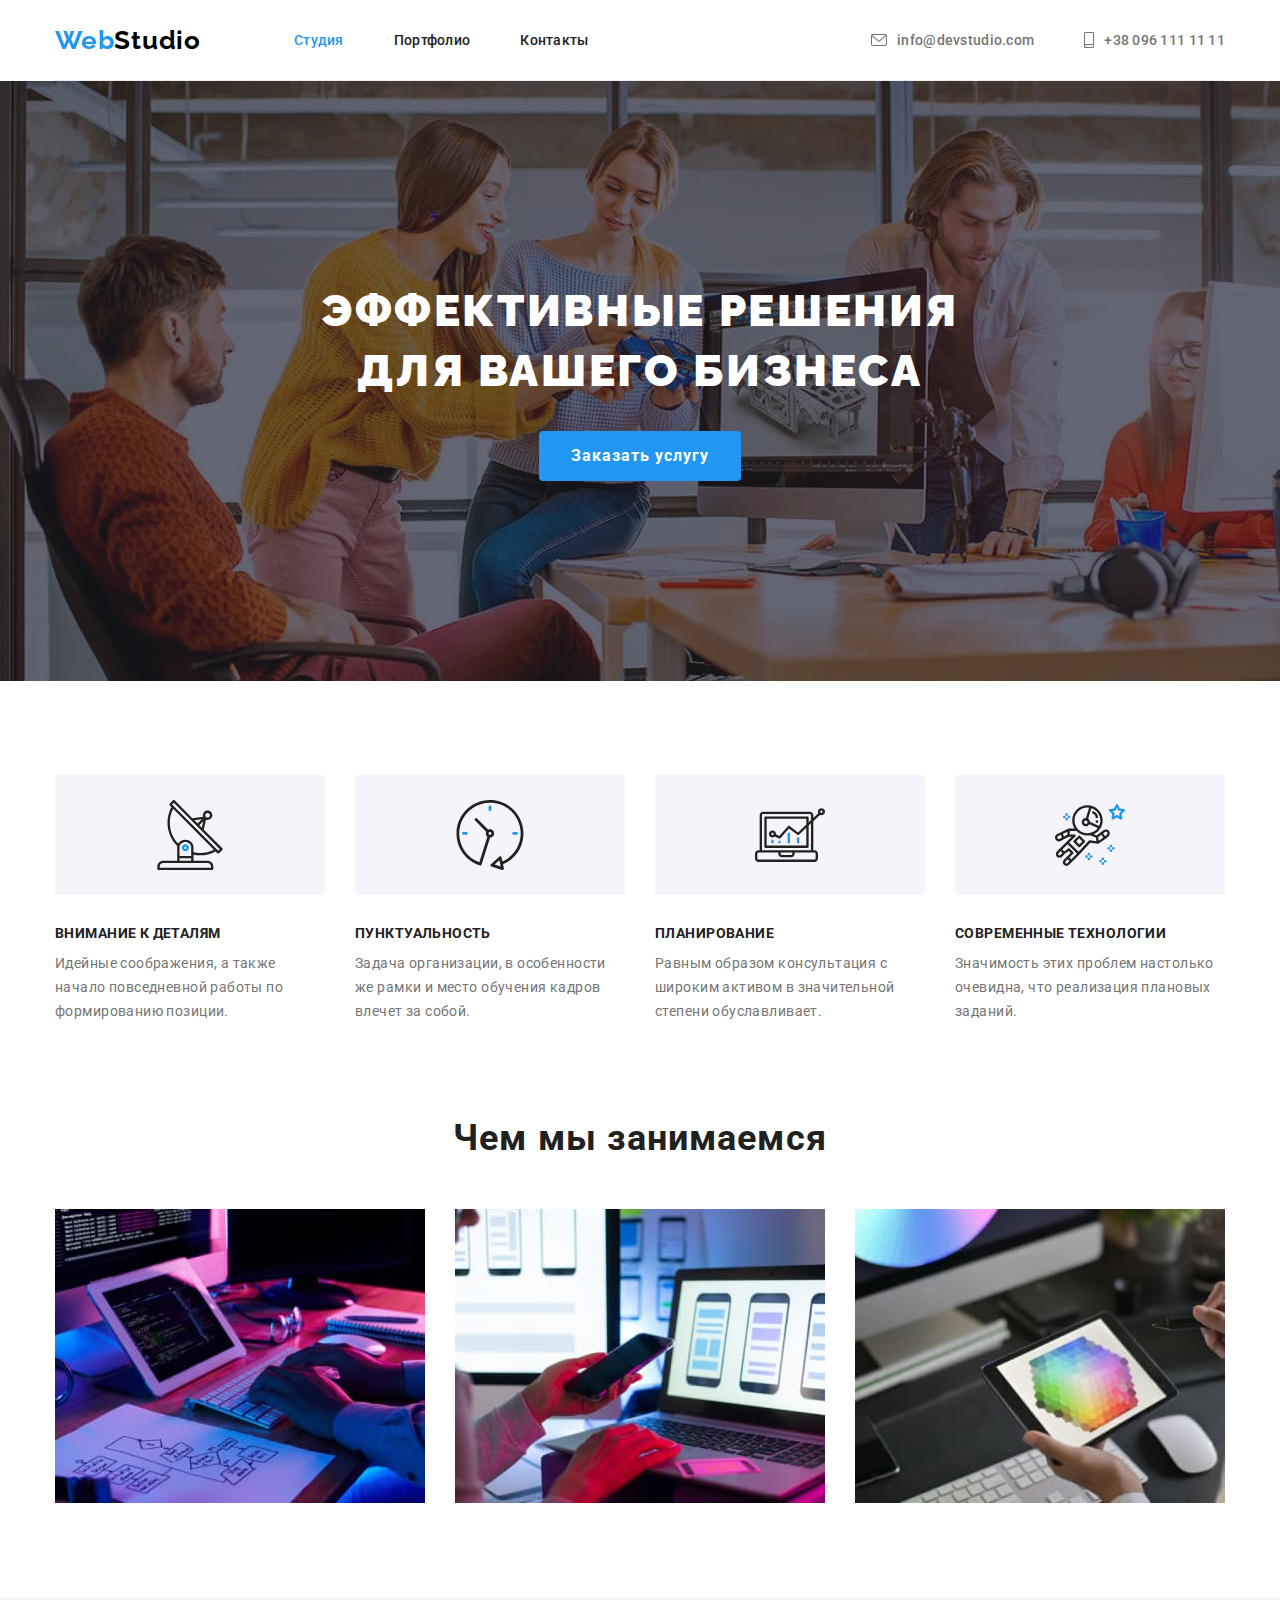
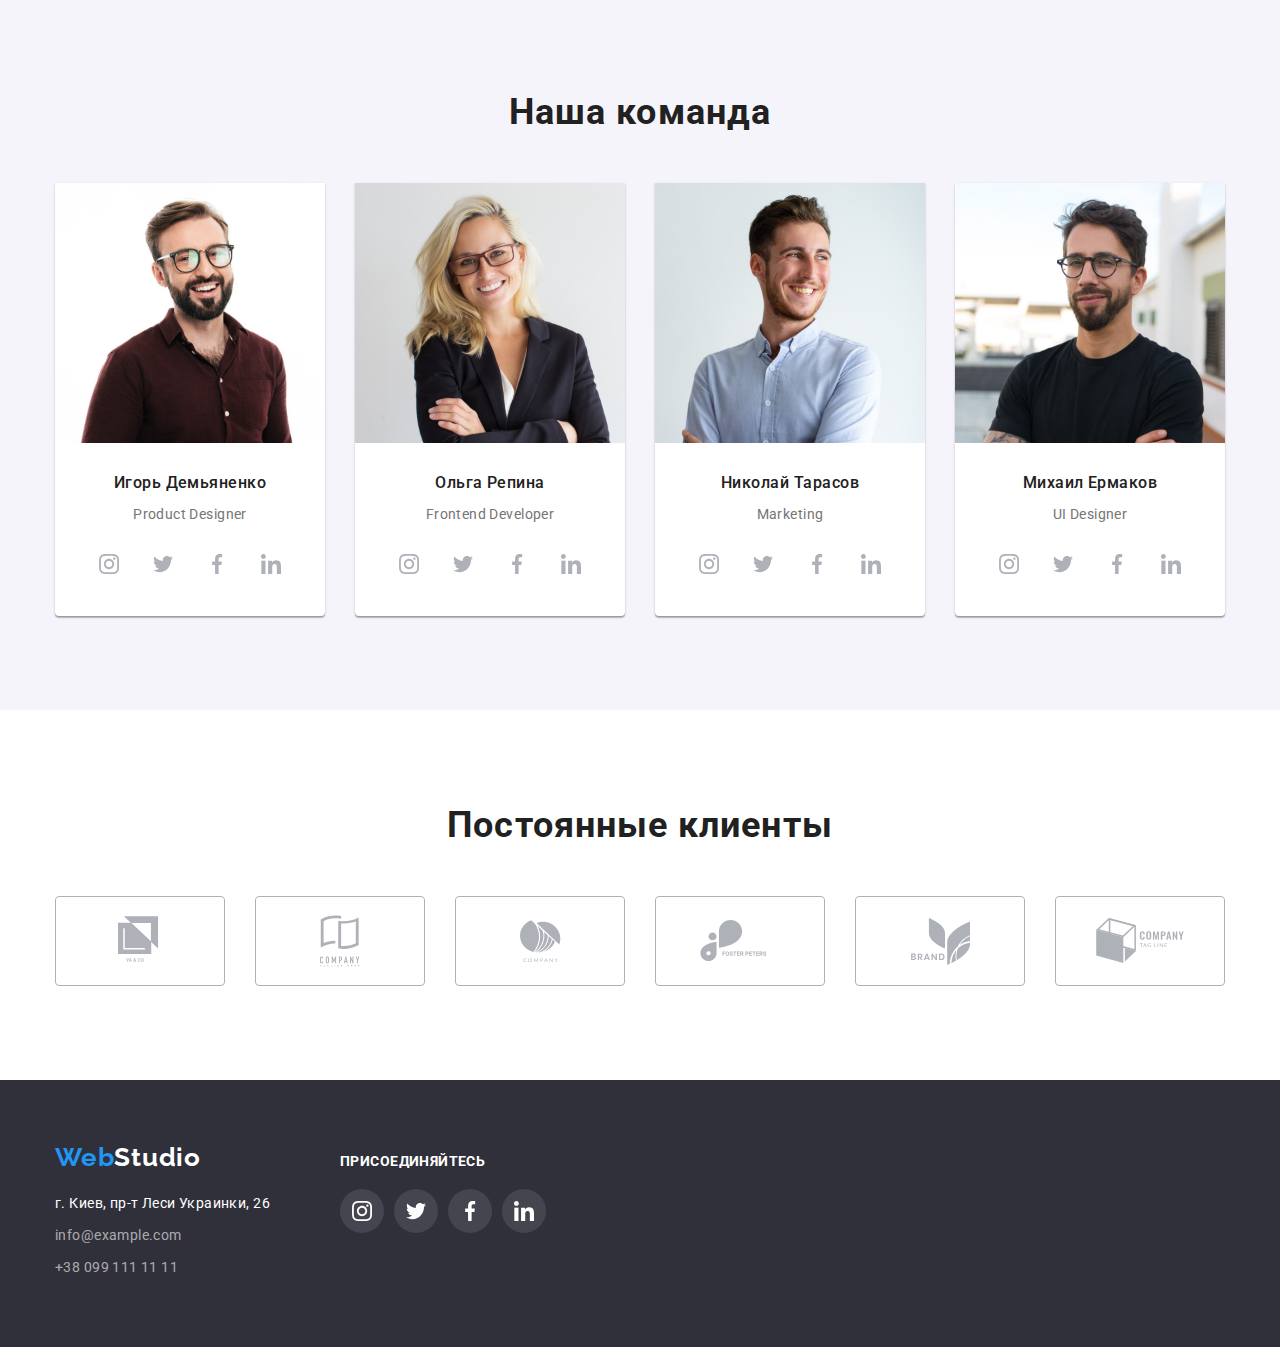
<file: index.html>
<!DOCTYPE html>
<html lang="ru">
  <head>
    <meta charset="UTF-8" />
    <meta name="viewport" content="width=device-width, initial-scale=1.0" />
    <title>WebStudio</title>
    <link rel="preconnect" href="https://fonts.gstatic.com" />
    <link
      href="https://fonts.googleapis.com/css2?family=Raleway:wght@700&family=Roboto:wght@400;500;700;900&display=swap"
      rel="stylesheet"
    />
    <link
      rel="stylesheet"
      href="https://cdnjs.cloudflare.com/ajax/libs/modern-normalize/0.6.0/modern-normalize.min.css"
    />
    <link rel="stylesheet" href="style.css" />
  </head>
  <body class="page">
    <!-- Шапка сайта -->
    <div class="container">
      <header class="page-header">
        <nav class="main-nav">
          <a href="" class="logo"> <span class="logo-part">Web</span>Studio </a>
          <ul class="page-nav">
            <li><a href="./index.html" class="current">Студия</a></li>
            <li><a href="./portfolio.html">Портфолио</a></li>
            <li><a href="">Контакты</a></li>
          </ul>
          <ul class="upper-contacts">
            <li><a href="mailto:info@devstudio.com" class="mail-link"><svg class="mail-icon" width="16px" height="12px">
              <use href="./images/sprite.svg#icon-envelope"></use>
            </svg>info@devstudio.com</a></li>
            <li><a href="tel:+380961111111" class="phone-link"><svg class="phone-icon" width="10px" height="16px">
              <use href="./images/sprite.svg#icon-smartphone"></use>
            </svg>+38 096 111 11 11</a></li>
          </ul>
        </nav>
      </header>
    </div>
    <main>
      <!-- Герой -->
      <div class="overlay">
        <section class="hero-section">
          <div class="container">
            <h1 class="hero-title">
              Эффективные решения<br />
              для вашего бизнеса
            </h1>
            <button type="button" class="btn">Заказать услугу</button>
          </div>
        </section>
      </div>
      <section class="about-section">
        <div class="container">
          <h2 class="visually-hidden">Преимущества</h2>
          <ul class="about-list">
            <li>
              <div class="box"><svg class="box-icon" width="70px" height="70px"><use href="./images/sprite.svg#icon-antenna"></use></svg></div>
              <h3>Внимание к деталям</h3>
              <p class="description">
                Идейные соображения, а также начало повседневной работы по
                формированию позиции.
              </p>
            </li>
            <li>
              <div class="box"><svg class="box-icon" width="70px" height="70px"><use href="./images/sprite.svg#icon-clock"></use></svg></div>
              <h3>Пунктуальность</h3>
              <p class="description">
                Задача организации, в особенности же рамки и место обучения
                кадров влечет за собой.
              </p>
            </li>
            <li>
              <div class="box"><svg class="box-icon" width="70px" height="70px"><use href="./images/sprite.svg#icon-diagram"></use></svg></div>
              <h3>Планирование</h3>
              <p class="description">
                Равным образом консультация с широким активом в значительной
                степени обуславливает.
              </p>
            </li>
            <li>
              <div class="box"><svg class="box-icon" width="70px" height="70px"><use href="./images/sprite.svg#icon-astronaut"></use></svg></div>
              <h3>Современные технологии</h3>
              <p class="description">
                Значимость этих проблем настолько очевидна, что реализация
                плановых заданий.
              </p>
            </li>
          </ul>
        </div>
      </section>
      <!-- Деятельность -->
      <section class="section">
        <div class="container">
          <h2 class="section-title">Чем мы занимаемся</h2>
          <ul class="activity-list">
            <li>
              <img
                src="./images/box1.jpg"
                width="370"
                height="274"
                alt="Руки печатают по клавиатуре"
              />
            </li>
            <li>
              <img
                src="./images/box2.jpg"
                width="370"
                height="274"
                alt="Телефон в руке"
              />
            </li>
            <li>
              <img
                src="./images/box3.jpg"
                width="370"
                height="274"
                alt="Планшет в руке"
              />
            </li>
          </ul>
        </div>
      </section>
      <!-- Команда -->
      <section class="section team">
        <div class="container">
          <h2 class="section-title team">Наша команда</h2>
          <ul class="team-list">
            <li class="team-item">
              <img
                src="./images/igor_demyanenko.jpg"
                width="270"
                height="260"
                alt="Игорь Демьяненко"
              />
              <h3>Игорь Демьяненко</h3>
              <p class="description" lang="en">Product Designer</p>
              <ul class="social-list">
                <li class="social-item">
                  <a href="" class="social-link">
                    <svg class="social-icon">
                      <use href="./images/sprite.svg#icon-instagram"></use>
                    </svg>
                  </a>
                </li>
                <li class="social-item">
                  <a href="" class="social-link">
                    <svg class="social-icon">
                      <use href="./images/sprite.svg#icon-twitter"></use>
                    </svg>
                  </a>
                </li>
                <li class="social-item">
                  <a href="" class="social-link">
                    <svg class="social-icon">
                      <use href="./images/sprite.svg#icon-facebook"></use>
                    </svg>
                  </a>
                </li>
                <li class="social-item">
                  <a href="" class="social-link">
                    <svg class="social-icon">
                      <use href="./images/sprite.svg#icon-linkedin"></use>
                    </svg>
                  </a>
                </li>
              </ul>
            </li>
            <li class="team-item">
              <img
                src="./images/olga_repina.jpg"
                width="270"
                height="260"
                alt="Ольга Репина"
              />
              <h3>Ольга Репина</h3>
              <p class="description" lang="en">Frontend Developer</p>
               <ul class="social-list">
                <li class="social-item">
                  <a href="" class="social-link">
                    <svg class="social-icon">
                      <use href="./images/sprite.svg#icon-instagram"></use>
                    </svg>
                  </a>
                </li>
                <li class="social-item">
                  <a href="" class="social-link">
                    <svg class="social-icon">
                      <use href="./images/sprite.svg#icon-twitter"></use>
                    </svg>
                  </a>
                </li>
                <li class="social-item">
                  <a href="" class="social-link">
                    <svg class="social-icon">
                      <use href="./images/sprite.svg#icon-facebook"></use>
                    </svg>
                  </a>
                </li>
                <li class="social-item">
                  <a href="" class="social-link">
                    <svg class="social-icon">
                      <use href="./images/sprite.svg#icon-linkedin"></use>
                    </svg>
                  </a>
                </li>
              </ul>
            </li>
            </li>
            <li class="team-item">
              <img
                src="./images/nikolay_tarasov.jpg"
                width="270"
                height="260"
                alt="Николай Тарасов"
              />
              <h3>Николай Тарасов</h3>
              <p class="description" lang="en">Marketing</p>
               <ul class="social-list">
                <li class="social-item">
                  <a href="" class="social-link">
                    <svg class="social-icon">
                      <use href="./images/sprite.svg#icon-instagram"></use>
                    </svg>
                  </a>
                </li>
                <li class="social-item">
                  <a href="" class="social-link">
                    <svg class="social-icon">
                      <use href="./images/sprite.svg#icon-twitter"></use>
                    </svg>
                  </a>
                </li>
                <li class="social-item">
                  <a href="" class="social-link">
                    <svg class="social-icon">
                      <use href="./images/sprite.svg#icon-facebook"></use>
                    </svg>
                  </a>
                </li>
                <li class="social-item">
                  <a href="" class="social-link">
                    <svg class="social-icon">
                      <use href="./images/sprite.svg#icon-linkedin"></use>
                    </svg>
                  </a>
                </li>
              </ul>
            </li>
            </li>
            <li class="team-item">
              <img
                src="./images/mikhail_jermakov.jpg"
                width="270"
                height="260"
                alt="Михаил Ермаков"
              />
              <h3>Михаил Ермаков</h3>
              <p class="description" lang="en">UI Designer</p>
               <ul class="social-list">
                <li class="social-item">
                  <a href="" class="social-link">
                    <svg class="social-icon">
                      <use href="./images/sprite.svg#icon-instagram"></use>
                    </svg>
                  </a>
                </li>
                <li class="social-item">
                  <a href="" class="social-link">
                    <svg class="social-icon">
                      <use href="./images/sprite.svg#icon-twitter"></use>
                    </svg>
                  </a>
                </li>
                <li class="social-item">
                  <a href="" class="social-link">
                    <svg class="social-icon">
                      <use href="./images/sprite.svg#icon-facebook"></use>
                    </svg>
                  </a>
                </li>
                <li class="social-item">
                  <a href="" class="social-link">
                    <svg class="social-icon">
                      <use href="./images/sprite.svg#icon-linkedin"></use>
                    </svg>
                  </a>
                </li>
              </ul>
            </li>
            </li>
          </ul>
        </div>
      </section>
      <section class="section">
        <div class="container">
         <h2 class="section-title">Постоянные клиенты</h2>
         <ul class="clients-list">
           <li class="client"><a href="" class="client-link"><svg class="client-icon" width="44.27px" height="49.23px"
          ><use href="./images/sprite.svg#icon-client1"></use></svg></a></li>
           <li class="client"><a href="" class="client-link"><svg class="client-icon" width="40px" height="52px"
          ><use href="./images/sprite.svg#icon-client2"></use></svg></a></li>
           <li class="client"><a href="" class="client-link"><svg class="client-icon" width="41px" height="42.6px"
          ><use href="./images/sprite.svg#icon-client3"></use></svg></a></li>
           <li class="client"><a href="" class="client-link"><svg class="client-icon" width="79.66px" height="42.02px"
          ><use href="./images/sprite.svg#icon-client4"></use></svg></a></li>
           <li class="client"><a href="" class="client-link"><svg class="client-icon" width="59px" height="47px"
          ><use href="./images/sprite.svg#icon-client5"></use></svg></a></li>
           <li class="client"><a href="" class="client-link"><svg class="client-icon" width="88.48px" height="45.44px"
          ><use href="./images/sprite.svg#icon-client6"></use></svg></a></li>
         </ul>
        </div>
      </section>
    </main>
    <!-- Подвал -->
    <footer class="page-footer">
      <div class="container">
        <div class="footer-flex">
        <div class="footer-contacts">
        <a href="" class="logo footer">
          <span class="logo-part">Web</span>Studio
        </a>
        <address class="bottom-contacts">
          <p>г. Киев, пр-т Леси Украинки, 26</p>
          <a href="mailto:info@example.com">info@example.com</a>
          <a href="tel:+380991111111">+38 099 111 11 11</a>
        </address>
        </div>
        <div class="footer-social">
          <p class="join">Присоединяйтесь</p>
          <ul class="social-list footer">
                <li class="social-item-footer">
                  <a href="" class="social-link-footer">
                    <svg class="social-icon-footer">
                      <use href="./images/sprite.svg#icon-instagram"></use>
                    </svg>
                  </a>
                </li>
                <li class="social-item-footer">
                  <a href="" class="social-link-footer">
                    <svg class="social-icon-footer">
                      <use href="./images/sprite.svg#icon-twitter"></use>
                    </svg>
                  </a>
                </li>
                <li class="social-item-footer">
                  <a href="" class="social-link-footer">
                    <svg class="social-icon-footer">
                      <use href="./images/sprite.svg#icon-facebook"></use>
                    </svg>
                  </a>
                </li>
                <li class="social-item-footer">
                  <a href="" class="social-link-footer">
                    <svg class="social-icon-footer">
                      <use href="./images/sprite.svg#icon-linkedin"></use>
                    </svg>
                  </a>
                </li>
              </ul>
        </div>
        </div>
      </div>
    </footer>
  </body>
</html>
</file>
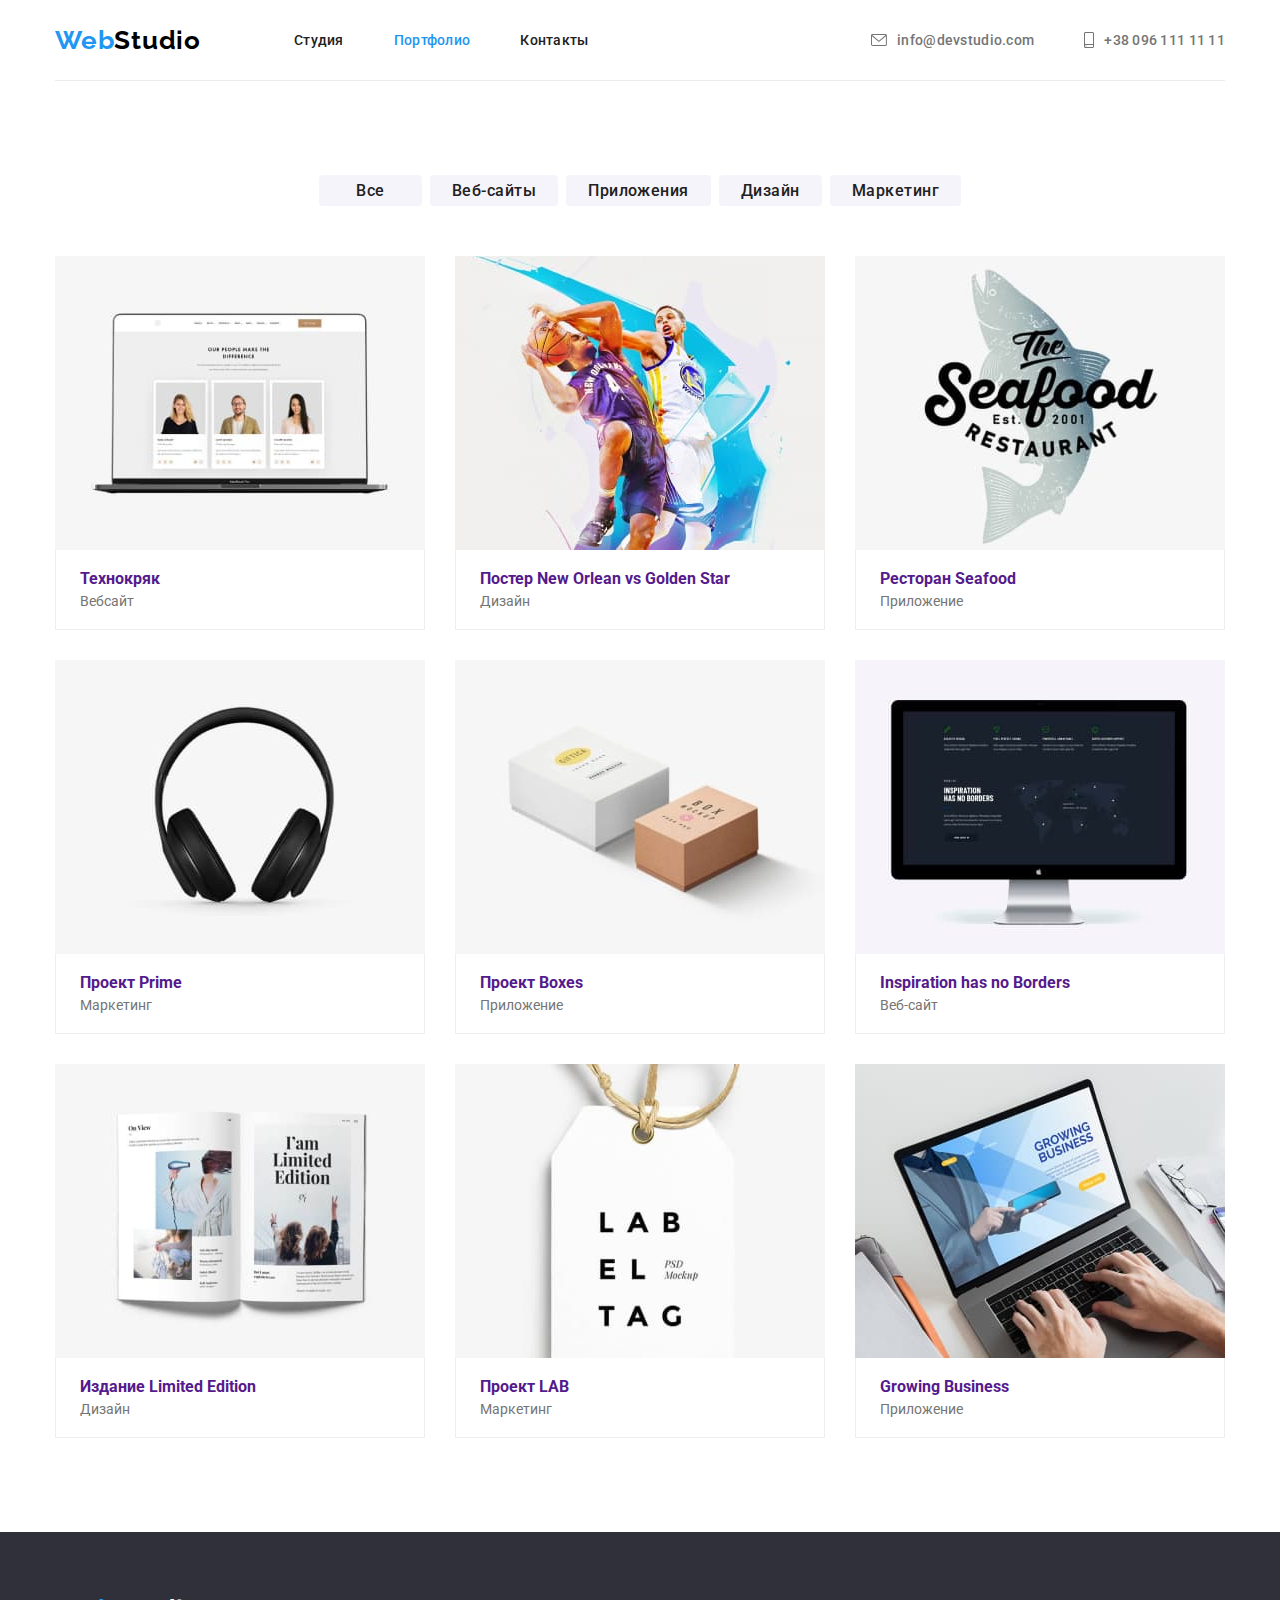
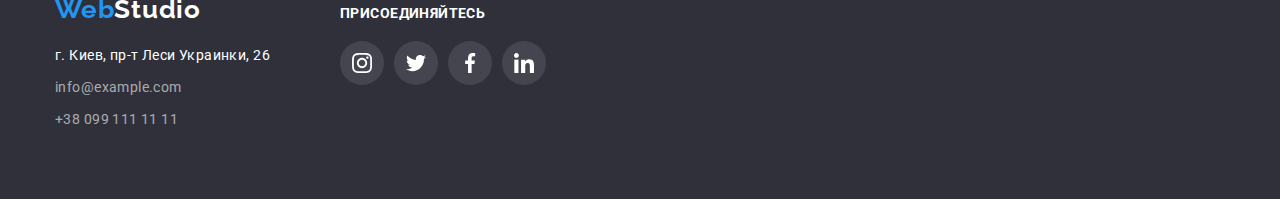
<file: portfolio.html>
<!DOCTYPE html>
<html lang="ru">
  <head>
    <meta charset="UTF-8" />
    <meta name="viewport" content="width=device-width, initial-scale=1.0" />
    <title>Portfolio</title>
    <link rel="preconnect" href="https://fonts.gstatic.com" />
    <link
      href="https://fonts.googleapis.com/css2?family=Raleway:wght@700&family=Roboto:wght@400;500;700;900&display=swap"
      rel="stylesheet"
    />
    <link
      rel="stylesheet"
      href="https://cdnjs.cloudflare.com/ajax/libs/modern-normalize/0.6.0/modern-normalize.min.css"
    />
    <link rel="stylesheet" href="style.css" />
  </head>
  <body class="page">
    <!-- Шапка сайта -->
    <div class="container">
      <header class="page-header portfolio">
        <nav class="main-nav">
          <a href="" class="logo"> <span class="logo-part">Web</span>Studio </a>
          <ul class="page-nav">
            <li><a href="./index.html">Студия</a></li>
            <li><a href="./portfolio.html" class="current">Портфолио</a></li>
            <li><a href="">Контакты</a></li>
          </ul>
          <ul class="upper-contacts">
            <li>
              <a href="mailto:info@devstudio.com" class="mail-link"
                ><svg class="mail-icon" width="16px" height="12px">
                  <use href="./images/sprite.svg#icon-envelope"></use></svg
                >info@devstudio.com</a
              >
            </li>
            <li>
              <a href="tel:+380961111111" class="phone-link"
                ><svg class="phone-icon" width="10px" height="16px">
                  <use href="./images/sprite.svg#icon-smartphone"></use></svg
                >+38 096 111 11 11</a
              >
            </li>
          </ul>
        </nav>
      </header>
    </div>
    <main>
      <section class="portfolio">
        <div class="container">
          <h2 class="visually-hidden">Портфолио</h2>
          <div class="portfolio-nav">
            <ul class="nav-list">
              <li>
                <button type="button" class="button">Все</button>
              </li>
              <li>
                <button type="button" class="button">Веб-сайты</button>
              </li>
              <li>
                <button type="button" class="button">Приложения</button>
              </li>
              <li>
                <button type="button" class="button">Дизайн</button>
              </li>
              <li>
                <button type="button" class="button">Маркетинг</button>
              </li>
            </ul>
          </div>
          <div class="projects">
            <ul class="projects-list">
              <li>
                <div class="card">
                  <a href="">
                    <img
                      src="./images/website1.jpg"
                      width="370"
                      height="294"
                      alt="Интернет страница открыта на компьютере"
                    />
                    <div class="card-content">
                      <h3>Технокряк</h3>
                      <p>Вебсайт</p>
                    </div>
                  </a>
                </div>
              </li>
              <li>
                <div class="card">
                  <a href="">
                    <img
                      src="./images/design1.jpg"
                      width="370"
                      height="294"
                      alt="Баскетболисты бросают мяч"
                    />
                    <div class="card-content">
                      <h3>
                        Постер <span lang="en"> New Orlean vs Golden Star</span>
                      </h3>
                      <p>Дизайн</p>
                    </div>
                  </a>
                </div>
              </li>
              <li>
                <div class="card">
                  <a href="">
                    <img
                      src="./images/app1.jpg"
                      width="370"
                      height="294"
                      alt="Логотип ресторана"
                    />
                    <div class="card-content">
                      <h3>Ресторан <span lang="en">Seafood</span></h3>
                      <p>Приложение</p>
                    </div>
                  </a>
                </div>
              </li>
              <li>
                <div class="card">
                  <a href="">
                    <img
                      src="./images/marketing1.jpg"
                      width="370"
                      height="294"
                      alt="Наушники"
                    />
                    <div class="card-content">
                      <h3>Проект <span lang="en">Prime</span></h3>
                      <p>Маркетинг</p>
                    </div>
                  </a>
                </div>
              </li>
              <li>
                <div class="card">
                  <a href="">
                    <img
                      src="./images/app2.jpg"
                      width="370"
                      height="294"
                      alt="Белый и коричневый ящики"
                    />
                    <div class="card-content">
                      <h3>Проект <span>Boxes</span></h3>
                      <p>Приложение</p>
                    </div>
                  </a>
                </div>
              </li>
              <li>
                <div class="card">
                  <a href="">
                    <img
                      src="./images/website2.jpg"
                      width="370"
                      height="294"
                      alt="Монитор"
                    />
                    <div class="card-content">
                      <h3 lang="en">Inspiration has no Borders</h3>
                      <p>Веб-сайт</p>
                    </div>
                  </a>
                </div>
              </li>
              <li>
                <div class="card">
                  <a href="">
                    <img
                      src="./images/design2.jpg"
                      width="370"
                      height="294"
                      alt="Открытая книга"
                    />
                    <div class="card-content">
                      <h3>Издание <span lang="en">Limited Edition</span></h3>
                      <p>Дизайн</p>
                    </div>
                  </a>
                </div>
              </li>
              <li>
                <div class="card">
                  <a href="">
                    <img
                      src="./images/marketing2.jpg"
                      width="370"
                      height="294"
                      alt="Бирка"
                    />
                    <div class="card-content">
                      <h3>Проект <span lang="en">LAB</span></h3>
                      <p>Маркетинг</p>
                    </div>
                  </a>
                </div>
              </li>
              <li>
                <div class="card">
                  <a href="">
                    <img
                      src="./images/app3.jpg"
                      width="370"
                      height="294"
                      alt="Руки печатают по клавиатуре"
                    />
                    <div class="card-content">
                      <h3 lang="en">Growing Business</h3>
                      <p>Приложение</p>
                    </div>
                  </a>
                </div>
              </li>
            </ul>
          </div>
        </div>
      </section>
    </main>
    <!-- Подвал -->
    <footer class="page-footer">
      <div class="container">
        <div class="footer-flex">
          <div class="footer-contacts">
            <a href="" class="logo footer">
              <span class="logo-part">Web</span>Studio
            </a>
            <address class="bottom-contacts">
              <p>г. Киев, пр-т Леси Украинки, 26</p>
              <a href="mailto:info@example.com">info@example.com</a>
              <a href="tel:+380991111111">+38 099 111 11 11</a>
            </address>
          </div>
          <div class="footer-social">
            <p class="join">Присоединяйтесь</p>
            <ul class="social-list footer">
              <li class="social-item-footer">
                <a href="" class="social-link-footer">
                  <svg class="social-icon-footer">
                    <use href="./images/sprite.svg#icon-instagram"></use>
                  </svg>
                </a>
              </li>
              <li class="social-item-footer">
                <a href="" class="social-link-footer">
                  <svg class="social-icon-footer">
                    <use href="./images/sprite.svg#icon-twitter"></use>
                  </svg>
                </a>
              </li>
              <li class="social-item-footer">
                <a href="" class="social-link-footer">
                  <svg class="social-icon-footer">
                    <use href="./images/sprite.svg#icon-facebook"></use>
                  </svg>
                </a>
              </li>
              <li class="social-item-footer">
                <a href="" class="social-link-footer">
                  <svg class="social-icon-footer">
                    <use href="./images/sprite.svg#icon-linkedin"></use>
                  </svg>
                </a>
              </li>
            </ul>
          </div>
        </div>
      </div>
    </footer>
  </body>
</html>
</file>
<file: style.css>
/* цвет основного текста #212121 */
/* вторичный цвет текста #FFFFFF */
/* акцент текста #757575 */
/* акцент текста снизу rgba(255, 255, 255, 0.6) */
/* цвет акцент #2196F3 */
/* фоновый цвет #FFFFFF #E5E5E5 */
/* доп фоновый цвет #F5F4FA */

/* Основной шрифт Roboto 400 */
/*  Навигация и имена команды Roboto 500 */
/* Заголовки и кнопка Roboto 700 */
/* Заголовок героя Roboto 900 */
/* Лого Raleway 700 */

:root {
  /* colors */
  --primary-text-color: #212121;
  --secondary-text-color: #757575;
  --accent-color: #2196f3;
  --additional-white-color: #ffffff;
  --additional-black-color: #000000;
  --footer-link-color: rgba(255, 255, 255, 0.6);
  --primary-bg-color: #ffffff;
  --hero-bg-color: #2f303a;
  --additional-bg-color: #f5f4fa;
  /* fonts */
  --main-font: "Roboto", sans-serif;
  --secondary-font: "Raleway", sans-serif;
  --main-font-size: 14px;
  --secondary-font-size: 16px;
  --title-font-size: 36px;
}

/* глобальные */

html {
  box-sizing: border-box;
}

*,
*::before,
*::after {
  box-sizing: inherit;
}

body,
h1,
h2,
h3,
h4,
h5,
p,
ul {
  margin: 0;
  padding: 0;
}

ul {
  list-style: none;
}

a {
  text-decoration: none;
}

/* a:visited,
a:active {
  color: var(--primary-text-color);
} */

img {
  display: block;
  max-width: 100%;
  height: auto;
}

.page {
  background-color: #ffffff;
  color: var(--primary-text-color);
  font-family: var(--main-font);
  font-size: var(--main-font-size);
}

.container {
  width: 1200px;
  padding-left: 15px;
  padding-right: 15px;
  margin: 0 auto;
  /* outline: 2px solid black; */
}

/* лого */

.logo {
  color: var(--additional-black-color);
  font-family: var(--secondary-font);
  font-style: normal;
  font-weight: bold;
  font-size: 26px;
  line-height: 31px;
  letter-spacing: 0.03em;
}

.logo-part {
  color: var(--accent-color);
}

/* навигация */

.page-header {
  border-bottom: 1px solid #ececec;
}

.page-nav {
  margin-left: 93px;
}

.upper-contacts {
  margin-left: auto;
}

.mail-link,
.phone-link {
  display: flex;
  align-items: center;
  justify-content: center;
}

.mail-icon,
.phone-icon {
  margin-right: 10px;
  fill: currentColor;
}

.page-nav,
.upper-contacts {
  font-style: normal;
  font-weight: 500;
  line-height: 16px;
  letter-spacing: 0.02em;
  display: flex;
  padding-top: 32px;
  padding-bottom: 32px;
}

.page-nav a {
  color: var(--primary-text-color);
}

.page-nav li + li,
.upper-contacts li + li {
  margin-left: 50px;
}

.main-nav {
  display: flex;
  align-items: center;
  justify-content: center;
}

.upper-contacts a {
  color: var(--secondary-text-color);
}
.page-nav .current,
.page-nav a:hover,
.page-nav a:focus,
.upper-contacts a:hover,
.upper-contacts a:focus,
.bottom-contacts a:hover,
.bottom-contacts a:focus {
  color: var(--accent-color);
}

.mail-link:hover .mail-icon,
.mail-link:focus .mail-icon,
.phone-link:hover .phone-icon,
.phone-link:focus .phone-icon {
  fill: var(--accent-color);
}

/* main */

.overlay {
  max-width: 1600px;
  margin: 0 auto;
  margin-bottom: 94px;
  background-image: linear-gradient(
      rgba(47, 48, 58, 0.4),
      rgba(47, 48, 58, 0.4)
    ),
    url(./images/hero.jpg);
  background-repeat: no-repeat;
  background-size: cover;
}

.hero-section {
  /* background-color: var(--hero-bg-color); */
  text-align: center;
  padding-top: 200px;
  padding-bottom: 200px;
}

.hero-title {
  color: var(--additional-white-color);
  font-family: var(--secondary-font);
  font-size: 44px;
  text-transform: uppercase;
  font-weight: 900;
  line-height: 60px;
  letter-spacing: 0.06em;
  text-align: center;
  margin-bottom: 30px;
}

.btn {
  font-family: var(--main-font);
  color: var(--additional-white-color);
  background-color: var(--accent-color);
  font-size: var(--secondary-font-size);
  font-style: normal;
  font-weight: 700;
  min-width: 200px;
  line-height: 30px;
  letter-spacing: 0.06em;
  text-align: center;
  border-radius: 4px;
  padding: 10px 32px;
  border: none;
}

.about-section {
  margin-bottom: 94px;
}

.box {
  display: flex;
  justify-content: center;
  align-items: center;
  width: 270px;
  height: 120px;
  background-color: var(--additional-bg-color);
  border-radius: 4px;
  margin-bottom: 30px;
}

.about-section h3 {
  font-size: var(--main-font-size);
  font-style: normal;
  font-weight: bold;
  line-height: 16px;
  letter-spacing: 0.03em;
  text-transform: uppercase;
  margin-bottom: 10px;
}

.description {
  color: var(--secondary-text-color);
  font-style: normal;
  font-weight: 400;
  line-height: 24px;
  letter-spacing: 0.03em;
  text-align: left;
}

.about-list {
  display: flex;
}

.about-list li + li {
  margin-left: 30px;
}

.activity-list {
  display: flex;
  justify-content: space-between;
}

.activity-list img {
  display: block;
}

.section .section-title {
  font-style: normal;
  font-weight: bold;
  font-size: var(--title-font-size);
  line-height: 42px;
  text-align: center;
  letter-spacing: 0.03em;
  margin-bottom: 50px;
}

.section-title.team {
  padding-top: 94px;
}

.section.team {
  padding-bottom: 94px;
}

.section {
  margin-bottom: 94px;
}

.team-list {
  display: flex;
  justify-content: space-between;
}

.team-list .team-item {
  background-color: var(--additional-white-color);
  box-shadow: 0px 1px 3px rgba(0, 0, 0, 0.12), 0px 1px 1px rgba(0, 0, 0, 0.14),
    0px 2px 1px rgba(0, 0, 0, 0.2);
  border-radius: 0px 0px 4px 4px;
}

.team-list .team-item + li {
  margin-left: 30px;
}

.team-list img {
  display: block;
  margin-bottom: 30px;
}

.team-list h3 {
  font-style: normal;
  font-weight: 500;
  font-size: var(--secondary-font-size);
  line-height: 19px;
  letter-spacing: 0.03em;
  margin-bottom: 10px;
  text-align: center;
}

.team-list p {
  text-align: center;
  margin-bottom: 16px;
}

.team {
  background-color: var(--additional-bg-color);
}

.social-list {
  display: flex;
  justify-content: center;
  padding-bottom: 30px;
  padding-right: 32px;
  padding-left: 32px;
}

.social-list .social-item + li {
  margin-left: 10px;
}

.social-link {
  display: flex;
  justify-content: center;
  align-items: center;
  width: 44px;
  height: 44px;
  border-radius: 50%;
}

.social-link:hover,
.social-link:focus {
  background-color: var(--accent-color);
}

.social-link:hover .social-icon,
.social-link:focus .social-icon {
  fill: var(--additional-white-color);
}

.social-icon {
  width: 20px;
  height: 20px;
  fill: #afb1b8;
}

.visually-hidden {
  position: absolute;
  width: 1px;
  height: 1px;
  margin: -1px;
  border: 0;
  padding: 0;

  white-space: nowrap;
  clip-path: inset(100%);
  clip: rect(0 0 0 0);
  overflow: hidden;
}

/* Клиенты */

.clients-list {
  display: flex;
  justify-content: space-between;
  align-items: center;
}

.clients-list .client + li {
  margin-left: 30px;
}

.client-link {
  display: flex;
  justify-content: center;
  align-items: center;
  width: 170px;
  height: 90px;
  border: 1px solid #afb1b8;
  border-radius: 4px;
  color: #afb1b8;
}

.client-link:hover,
.client-link:focus {
  border-color: var(--accent-color);
}

.client-link:hover .client-icon,
.client-link:focus .client-icon {
  fill: var(--accent-color);
}

.client-icon {
  fill: currentColor;
}

/* Подвал */

.logo.footer {
  display: block;
  color: var(--additional-white-color);
  margin-bottom: 18px;
}

.page-footer {
  background-color: var(--hero-bg-color);
  padding-top: 62px;
  padding-bottom: 60px;
}

.bottom-contacts {
  font-style: normal;
  font-weight: normal;
  line-height: 24px;
  letter-spacing: 0.03em;
}

.bottom-contacts a {
  display: block;
  color: var(--footer-link-color);
  margin-bottom: 8px;
}

.bottom-contacts p {
  color: var(--additional-white-color);
  margin-bottom: 8px;
}

.footer-flex {
  display: flex;
  align-items: baseline;
}

.footer-social {
  margin-left: 70px;
}

.social-list.footer {
  padding: 0;
}

.social-link-footer {
  display: flex;
  justify-content: center;
  align-items: center;
  width: 44px;
  height: 44px;
  border-radius: 50%;
  color: var(--additional-white-color);
  background: rgba(255, 255, 255, 0.1);
}

.social-icon-footer {
  width: 20px;
  height: 20px;
  fill: currentColor;
}

.social-link-footer:hover,
.social-link-footer:focus {
  background-color: var(--accent-color);
}

.social-list .social-item-footer + li {
  margin-left: 10px;
}

.join {
  font-size: var(--main-font-size);
  color: var(--additional-white-color);
  font-weight: bold;
  line-height: 16px;
  letter-spacing: 0.03em;
  text-transform: uppercase;
  margin-bottom: 20px;
  align-items: center;
  /* padding-top: 12px; */
}

/* Портфолио */

.projects p {
  color: var(--secondary-text-color);
}

.nav-list {
  display: flex;
  justify-content: center;
}

.nav-list li + li {
  margin-left: 8px;
}

.nav-list .button {
  font-size: var(--secondary-font-size);
  font-style: normal;
  font-weight: 500;
  line-height: 19px;
  letter-spacing: 0.03em;
  text-align: center;
}

.button {
  font-family: var(--main-font);
  color: var(--primary-text-color);
  background-color: var(--additional-bg-color);
  font-style: normal;
  font-weight: 500;
  font-size: 16px;
  min-width: 103px;
  line-height: 26px;
  text-align: center;
  letter-spacing: 0.03em;
  border-radius: 4px;
  padding: 6px 22px;
  border: none;
}
.is-current,
.button:hover,
.button:focus {
  color: var(--additional-white-color);
  background-color: var(--accent-color);
}

.portfolio {
  margin-bottom: 94px;
}

.portfolio-nav {
  margin-bottom: 50px;
}

/* .projects img { */
/* margin-bottom: 20px;
} */

.projects h3 {
  margin-bottom: 4px;
}

.projects-list {
  display: flex;
  flex-wrap: wrap;
}

.projects-list li {
  width: 370px;
  margin-right: 30px;
  margin-bottom: 30px;
}

.projects-list li:hover {
  box-shadow: 0px 1px 1px rgba(0, 0, 0, 0.12), 0px 4px 4px rgba(0, 0, 0, 0.06),
    1px 4px 6px rgba(0, 0, 0, 0.16);
}

.projects-list li:nth-child(3n) {
  margin-right: 0px;
}

.projects-list li:nth-last-child(-n + 3) {
  margin-bottom: 0px;
}

.card-content {
  padding: 20px 24px;
  border-left: 1px solid #eeeeee;
  border-bottom: 1px solid #eeeeee;
  border-right: 1px solid #eeeeee;
}
</file>
